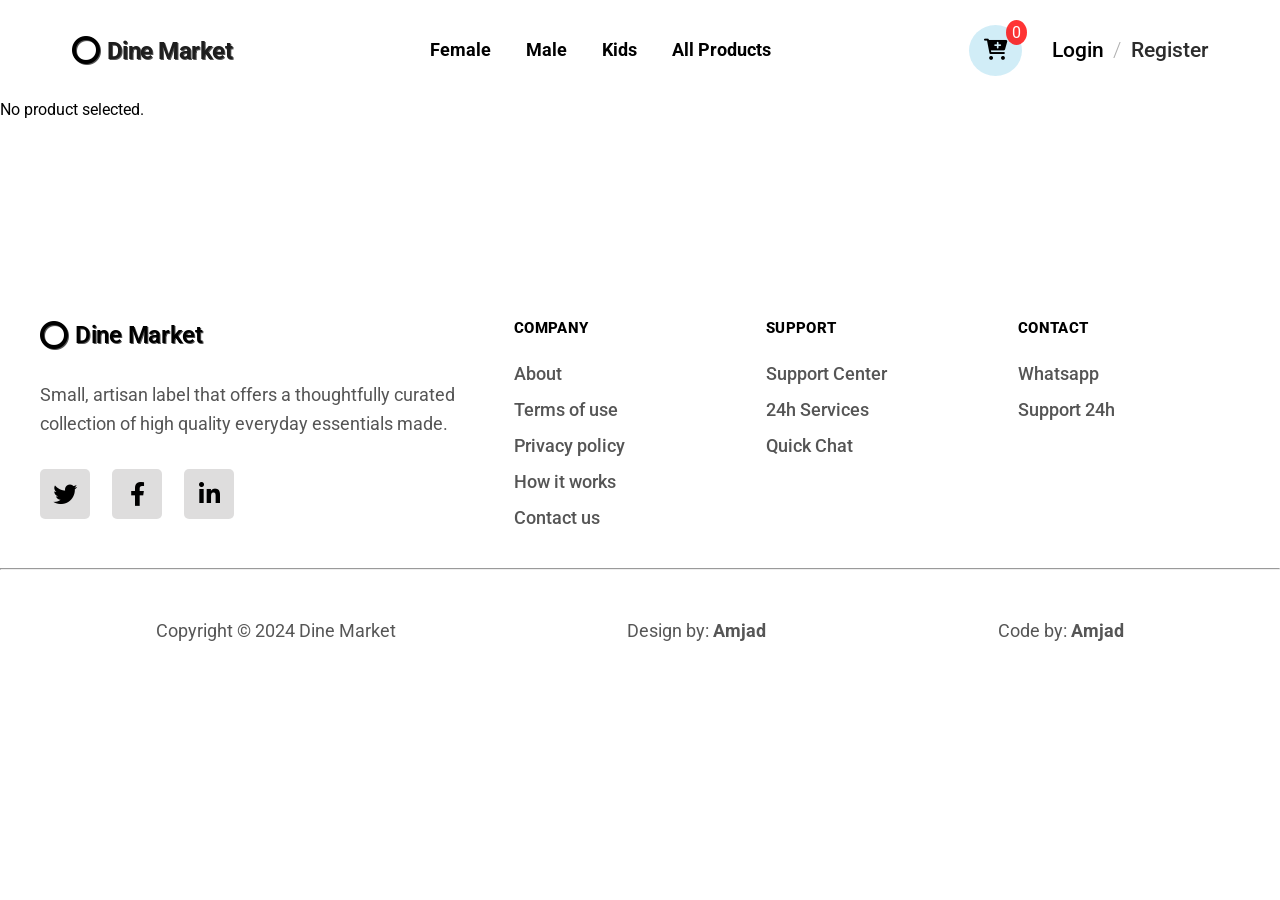
<file: pages/detail.html>
<!DOCTYPE html>
<html lang="en">
<head>
    <meta charset="UTF-8">
    <meta name="viewport" content="width=device-width, initial-scale=1.0">
    <title>Dine Market</title>
     <link rel="stylesheet" href="https://cdnjs.cloudflare.com/ajax/libs/font-awesome/6.0.0-beta3/css/all.min.css" />
    <link rel="stylesheet" href="../css/global.css">
    <link rel="stylesheet" href="../css/category.css">

</head>
<body>
       <!-- ====== NAVBAR ====== -->
    <section class="navabr-section">
        <nav class="navbar" role="navigation" aria-label="Main navigation">

            <!-- Logo -->
            <div class="brand">
                <i class="fa-solid fa-o"></i>
                Dine Market
            </div>

            <!-- Nav Links -->
            <ul class="nav-links" id="navLinks">
                 <li><a href="https://shahzeb346.github.io/E-commerce-exatech/pages/female.html">Female</a></li>
                <li><a href="https://shahzeb346.github.io/E-commerce-exatech/pages/male.html">Male </a></li>
                <li><a href="https://shahzeb346.github.io/E-commerce-exatech/pages/kids.html">Kids </a></li>
                <li><a href="https://shahzeb346.github.io/E-commerce-exatech/pages/products.html">All Products </a></li>
                <!-- Login / Register -->
                <div class="auth auth-menu" style="margin-top: 30px;">
                   <span><a href="https://shahzeb346.github.io/E-commerce-exatech/pages/login.html" style="text-decoration: none; color: black;">Login</a></span>
                    <span class="divider">/</span>
                    <span><a href="https://shahzeb346.github.io/E-commerce-exatech/pages/SignUp.html">Register</a></span>
                </div>
            </ul>

            <div style="display: flex; gap: 30px;">
                <!-- cart icon -->
                <div class="nav-cart" id="cart-button">
                    <i class="fa-solid fa-cart-plus"></i>
                    <span>0</span>
                </div>

                <!-- Login / Register -->
                <div class="auth">
                    <span><a href="/pages/login.html" style="text-decoration: none; color: black;">Login</a></span>
                    <span class="divider">/</span>
                    <span>Register</span>
                </div>
            </div>

            <!-- Mobile menu button -->
            <button class="hamburger" id="hamburger" aria-label="Toggle navigation menu" aria-expanded="false">
                <span></span>
                <span></span>
                <span></span>
            </button>



        </nav>
        <div class="cart-details" id="cart-details">
            <div class="top-cart-details">
                <h1>Your Cart</h1>
                <i class="fa-solid fa-x" id="cart-close"></i>
            </div>
            <div class="carts-product">
                <p>Your cart is empty</p>
            </div>
        </div>
    </section>
    
    <!-- female card section -->
    <section class="product-detail">
        
    </section>


    <!-- ====== FOOTER ====== -->
    <footer class="footer" style="margin-top: 200px;">
        <div class="footer-container">

            <!-- Brand -->
            <div class="footer-brand">
                <h2 class="brand-name brand"><i class="fa-solid fa-o"></i> Dine Market</h2>
                <p class="brand-desc">
                    Small, artisan label that offers a thoughtfully
                    curated collection of high quality everyday essentials
                    made.
                </p>
                <div class="brand-icons">
                    <a href="#"><i class="fa-brands fa-twitter"></i></a>
                    <a href="#"><i class="fa-brands fa-facebook-f"></i></a>
                    <a href="#"><i class="fa-brands fa-linkedin-in"></i></a>
                </div>
            </div>

            <!-- Company -->
            <div class="footer-col">
                <h3 class="col-title">Company</h3>
                <ul class="col-links">
                    <li><a href="/pages/about.html">About</a></li>
                    <li><a href="#">Terms of use</a></li>
                    <li><a href="#">Privacy policy</a></li>
                    <li><a href="#">How it works</a></li>
                    <li><a href="/pages/contact.html">Contact us</a></li>
                </ul>
            </div>

            <!-- Support -->
            <div class="footer-col">
                <h3 class="col-title">Support</h3>
                <ul class="col-links">
                    <li><a href="#">Support Center</a></li>
                    <li><a href="#">24h Services</a></li>
                    <li><a href="#">Quick Chat</a></li>
                </ul>
            </div>

            <!-- Contact -->
            <div class="footer-col">
                <h3 class="col-title">Contact</h3>
                <ul class="col-links">
                    <li><a href="#">Whatsapp</a></li>
                    <li><a href="#">Support 24h</a></li>
                </ul>
            </div>

        </div>
    </footer>
    <hr>

    <!-- copyright -->
    <div class="copyright">
        <p>Copyright © 2024 Dine Market</p>
        <p>Design by: <b>Amjad</b></p>
        <p>Code by: <b>Amjad</b></p>
    </div>

    <script src="../js/script.js"></script>
    <script src="../js/detail.js"></script>
</body>
</html>
</file>
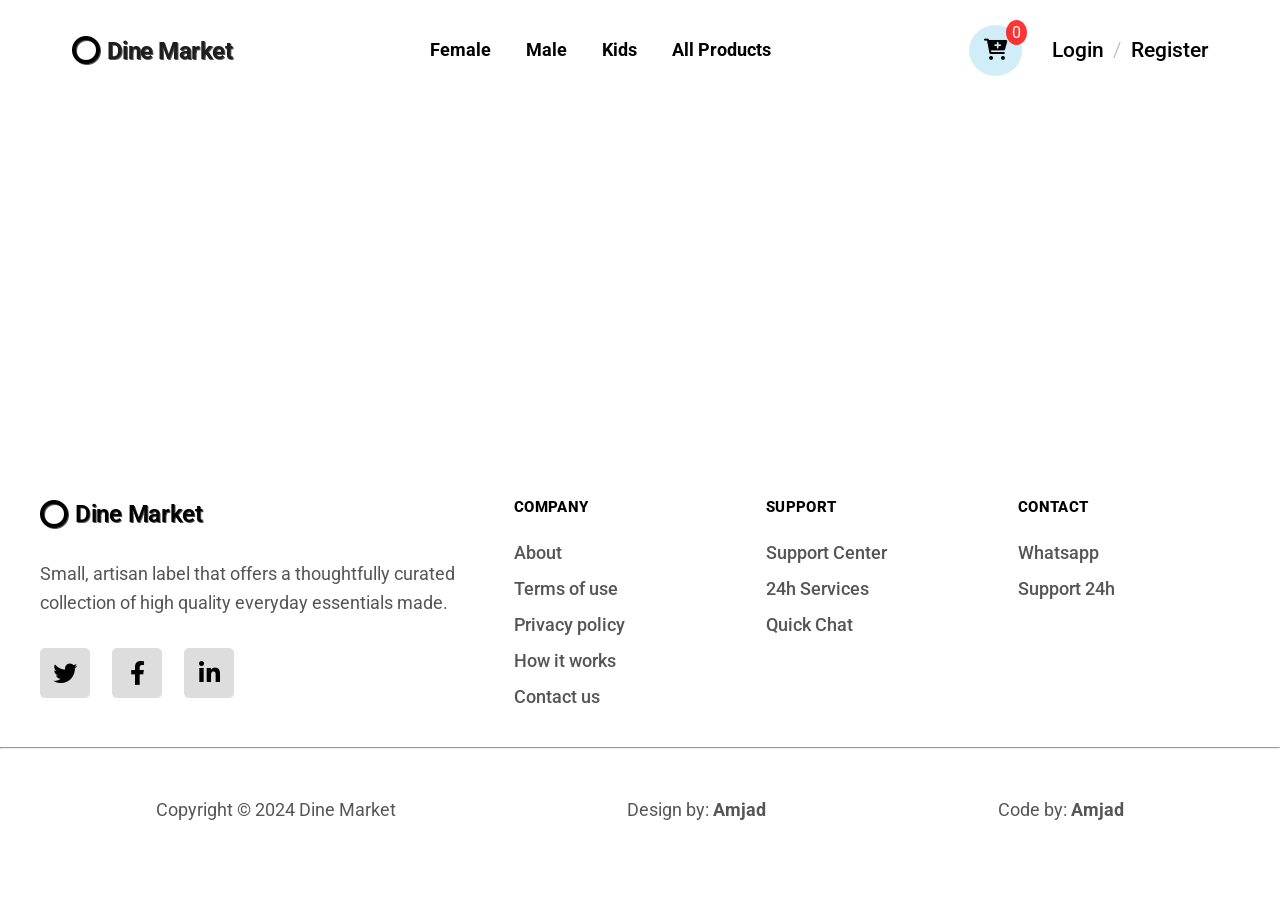
<file: pages/female.html>
<!DOCTYPE html>
<html lang="en">
<head>
    <meta charset="UTF-8">
    <meta name="viewport" content="width=device-width, initial-scale=1.0">
    <title>Dine Market</title>
     <link rel="stylesheet" href="https://cdnjs.cloudflare.com/ajax/libs/font-awesome/6.0.0-beta3/css/all.min.css" />
    <link rel="stylesheet" href="../css/global.css">
    <link rel="stylesheet" href="../css/category.css">

</head>
<body>
       <!-- ====== NAVBAR ====== -->
    <section class="navabr-section">
        <nav class="navbar" role="navigation" aria-label="Main navigation">

            <!-- Logo -->
            <div class="brand">
                <i class="fa-solid fa-o"></i>
                Dine Market
            </div>

            <!-- Nav Links -->
            <ul class="nav-links" id="navLinks">
               <li><a href="https://shahzeb346.github.io/E-commerce-exatech/pages/female.html">Female</a></li>
                <li><a href="https://shahzeb346.github.io/E-commerce-exatech/pages/male.html">Male </a></li>
                <li><a href="https://shahzeb346.github.io/E-commerce-exatech/pages/kids.html">Kids </a></li>
                <li><a href="https://shahzeb346.github.io/E-commerce-exatech/pages/products.html">All Products </a></li>
                <!-- Login / Register -->
                <div class="auth auth-menu" style="margin-top: 30px;">
                    <span><a href="https://shahzeb346.github.io/E-commerce-exatech/pages/login.html" style="text-decoration: none; color: black;">Login</a></span>
                    <span class="divider">/</span>
                    <span><a href="https://shahzeb346.github.io/E-commerce-exatech/pages/SignUp.html">Register</a></span>
                </div>
            </ul>

            <div style="display: flex; gap: 30px;">
                <!-- cart icon -->
                <div class="nav-cart" id="cart-button">
                    <i class="fa-solid fa-cart-plus"></i>
                    <span>0</span>
                </div>

                <!-- Login / Register -->
                <div class="auth">
                    <span><a href="/pages/login.html" style="text-decoration: none; color: black;">Login</a></span>
                    <span class="divider">/</span>
                    <span><a href="/pages/SignUp.html">Register </a></span>
                </div>
            </div>

            <!-- Mobile menu button -->
            <button class="hamburger" id="hamburger" aria-label="Toggle navigation menu" aria-expanded="false">
                <span></span>
                <span></span>
                <span></span>
            </button>



        </nav>
        <div class="cart-details" id="cart-details">
            <div class="top-cart-details">
                <h1>Your Cart</h1>
                <i class="fa-solid fa-x" id="cart-close"></i>
            </div>
            <div class="carts-product">
                <p>Your cart is empty</p>
            </div>
        </div>
    </section>
    <!-- female card section -->
    <section class="content-card">
        
    </section>

    <!-- ====== FOOTER ====== -->
    <footer class="footer" style="margin-top: 200px;">
        <div class="footer-container">

            <!-- Brand -->
            <div class="footer-brand">
                <h2 class="brand-name brand"><i class="fa-solid fa-o"></i> Dine Market</h2>
                <p class="brand-desc">
                    Small, artisan label that offers a thoughtfully
                    curated collection of high quality everyday essentials
                    made.
                </p>
                <div class="brand-icons">
                    <a href="#"><i class="fa-brands fa-twitter"></i></a>
                    <a href="#"><i class="fa-brands fa-facebook-f"></i></a>
                    <a href="#"><i class="fa-brands fa-linkedin-in"></i></a>
                </div>
            </div>

            <!-- Company -->
            <div class="footer-col">
                <h3 class="col-title">Company</h3>
                <ul class="col-links">
                    <li><a href="/pages/about.html">About</a></li>
                    <li><a href="#">Terms of use</a></li>
                    <li><a href="#">Privacy policy</a></li>
                    <li><a href="#">How it works</a></li>
                    <li><a href="/pages/contact.html">Contact us</a></li>
                </ul>
            </div>

            <!-- Support -->
            <div class="footer-col">
                <h3 class="col-title">Support</h3>
                <ul class="col-links">
                    <li><a href="#">Support Center</a></li>
                    <li><a href="#">24h Services</a></li>
                    <li><a href="#">Quick Chat</a></li>
                </ul>
            </div>

            <!-- Contact -->
            <div class="footer-col">
                <h3 class="col-title">Contact</h3>
                <ul class="col-links">
                    <li><a href="#">Whatsapp</a></li>
                    <li><a href="#">Support 24h</a></li>
                </ul>
            </div>

        </div>
    </footer>
    <hr>

    <!-- copyright -->
    <div class="copyright">
        <p>Copyright © 2024 Dine Market</p>
        <p>Design by: <b>Amjad</b></p>
        <p>Code by: <b>Amjad</b></p>
    </div>


    <script src="../js/script.js"></script>
    <script src="../js/female.js"></script>
</body>
</html>
</file>
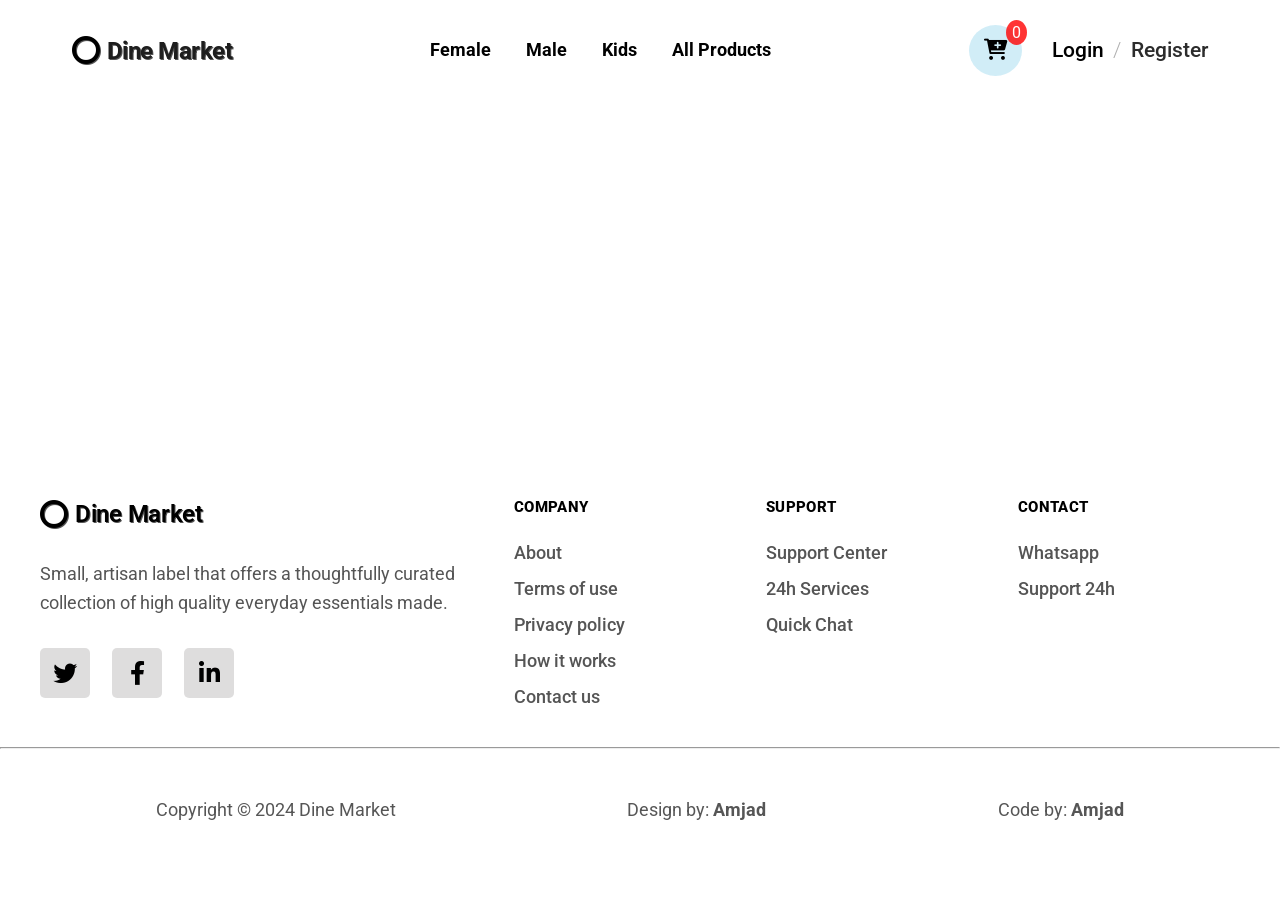
<file: pages/kids.html>
<!DOCTYPE html>
<html lang="en">
<head>
    <meta charset="UTF-8">
    <meta name="viewport" content="width=device-width, initial-scale=1.0">
    <title>Dine Market</title>
     <link rel="stylesheet" href="https://cdnjs.cloudflare.com/ajax/libs/font-awesome/6.0.0-beta3/css/all.min.css" />
    <link rel="stylesheet" href="../css/global.css">
    <link rel="stylesheet" href="../css/category.css">

</head>
<body>
       <!-- ====== NAVBAR ====== -->
    <section class="navabr-section">
        <nav class="navbar" role="navigation" aria-label="Main navigation">

            <!-- Logo -->
            <div class="brand">
                <i class="fa-solid fa-o"></i>
                Dine Market
            </div>

            <!-- Nav Links -->
            <ul class="nav-links" id="navLinks">
               <li><a href="https://shahzeb346.github.io/E-commerce-exatech/pages/female.html">Female</a></li>
                <li><a href="https://shahzeb346.github.io/E-commerce-exatech/pages/male.html">Male </a></li>
                <li><a href="https://shahzeb346.github.io/E-commerce-exatech/pages/kids.html">Kids </a></li>
                <li><a href="https://shahzeb346.github.io/E-commerce-exatech/pages/products.html">All Products </a></li>
                <!-- Login / Register -->
                <div class="auth auth-menu" style="margin-top: 30px;">
                    <span><a href="https://shahzeb346.github.io/E-commerce-exatech/pages/login.html" style="text-decoration: none; color: black;">Login</a></span>
                    <span class="divider">/</span>
                    <span><a href="https://shahzeb346.github.io/E-commerce-exatech/pages/SignUp.html">Register</a></span>
                </div>
            </ul>

            <div style="display: flex; gap: 30px;">
                <!-- cart icon -->
                <div class="nav-cart" id="cart-button">
                    <i class="fa-solid fa-cart-plus"></i>
                    <span>0</span>
                </div>

                <!-- Login / Register -->
                <div class="auth">
                    <span><a href="/pages/login.html" style="text-decoration: none; color: black;">Login</a></span>
                    <span class="divider">/</span>
                    <span>Register</span>
                </div>
            </div>

            <!-- Mobile menu button -->
            <button class="hamburger" id="hamburger" aria-label="Toggle navigation menu" aria-expanded="false">
                <span></span>
                <span></span>
                <span></span>
            </button>



        </nav>
        <div class="cart-details" id="cart-details">
            <div class="top-cart-details">
                <h1>Your Cart</h1>
                <i class="fa-solid fa-x" id="cart-close"></i>
            </div>
            <div class="carts-product">
                <p>Your cart is empty</p>
            </div>
        </div>
    </section>
    <!-- female card section -->
    <section class="content-card">
        
    </section>

    <!-- ====== FOOTER ====== -->
    <footer class="footer" style="margin-top: 200px;">
        <div class="footer-container">

            <!-- Brand -->
            <div class="footer-brand">
                <h2 class="brand-name brand"><i class="fa-solid fa-o"></i> Dine Market</h2>
                <p class="brand-desc">
                    Small, artisan label that offers a thoughtfully
                    curated collection of high quality everyday essentials
                    made.
                </p>
                <div class="brand-icons">
                    <a href="#"><i class="fa-brands fa-twitter"></i></a>
                    <a href="#"><i class="fa-brands fa-facebook-f"></i></a>
                    <a href="#"><i class="fa-brands fa-linkedin-in"></i></a>
                </div>
            </div>

            <!-- Company -->
            <div class="footer-col">
                <h3 class="col-title">Company</h3>
                <ul class="col-links">
                    <li><a href="/pages/about.html">About</a></li>
                    <li><a href="#">Terms of use</a></li>
                    <li><a href="#">Privacy policy</a></li>
                    <li><a href="#">How it works</a></li>
                    <li><a href="/pages/contact.html">Contact us</a></li>
                </ul>
            </div>

            <!-- Support -->
            <div class="footer-col">
                <h3 class="col-title">Support</h3>
                <ul class="col-links">
                    <li><a href="#">Support Center</a></li>
                    <li><a href="#">24h Services</a></li>
                    <li><a href="#">Quick Chat</a></li>
                </ul>
            </div>

            <!-- Contact -->
            <div class="footer-col">
                <h3 class="col-title">Contact</h3>
                <ul class="col-links">
                    <li><a href="#">Whatsapp</a></li>
                    <li><a href="#">Support 24h</a></li>
                </ul>
            </div>

        </div>
    </footer>
    <hr>

    <!-- copyright -->
    <div class="copyright">
        <p>Copyright © 2024 Dine Market</p>
        <p>Design by: <b>Amjad</b></p>
        <p>Code by: <b>Amjad</b></p>
    </div>
    
    <script src="../js/script.js"></script>
    <script src="../js/kids.js"></script>
</body>
</html>
</file>
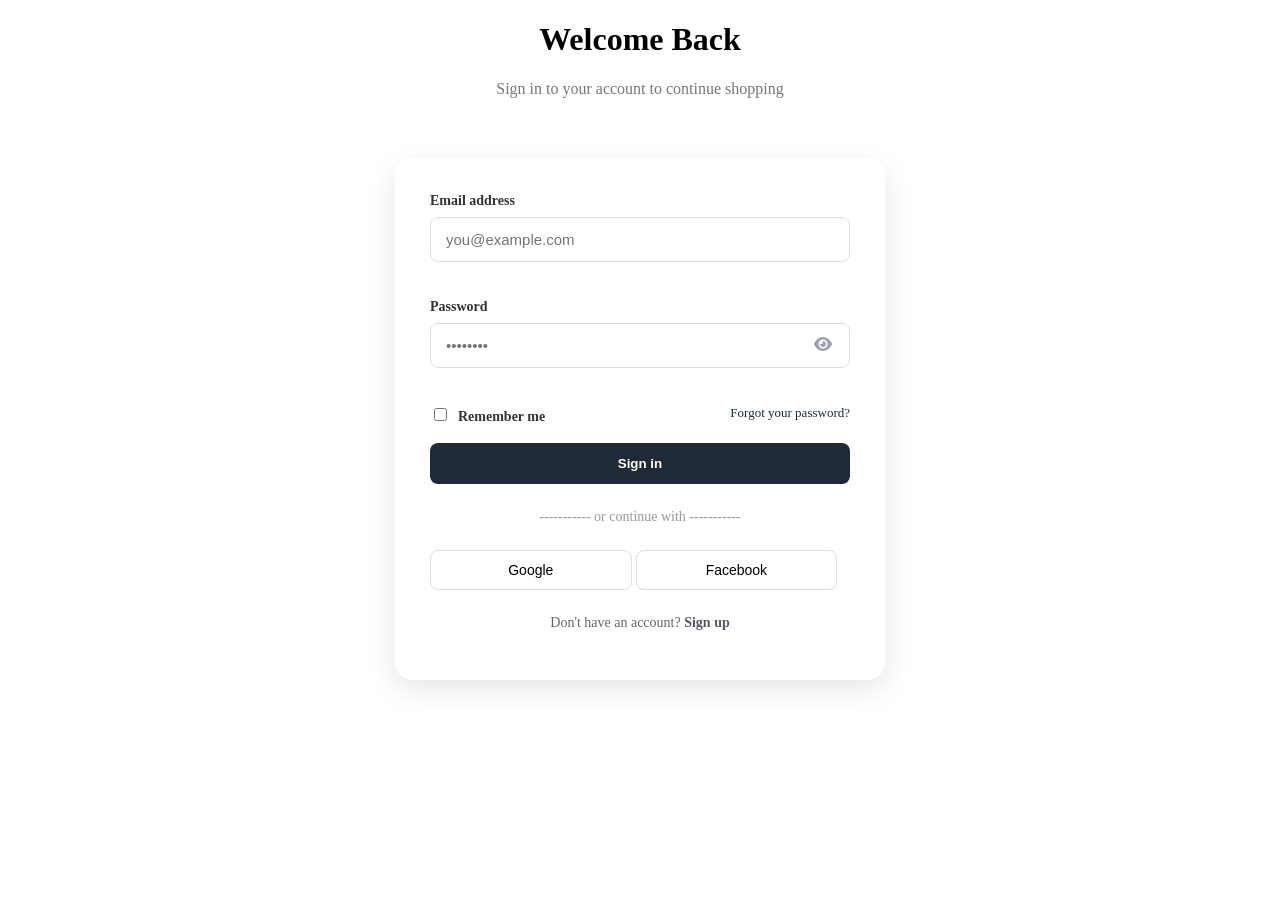
<file: pages/login.html>
<!DOCTYPE html>
<html lang="en">
<head>
    <meta charset="UTF-8">
    <meta name="viewport" content="width=device-width, initial-scale=1.0">
    <title>login page</title>
    <link rel="stylesheet" href="../css/login.css">
    <link rel="stylesheet"
      href="https://cdnjs.cloudflare.com/ajax/libs/font-awesome/6.0.0-beta3/css/all.min.css">
      
</head>

<body>
   <div class="login-hedr">
 <h1>Welcome Back</h1>
  <p class="login-subtitle">Sign in to your account to continue shopping</p>
</div>

   <form class="login-form" id="loginForm">

    <!-- Email -->
    <label for="email">Email address</label>

    <input
        type="email"
        name="email"
        id="email"
        placeholder="you@example.com"
    >

    <span class="error-message" id="emailError"></span>


    <!-- Password -->
    <label for="password">Password</label>

    <div class="password-wrapper">

        <input
            type="password"
            id="password"
            name="password"
            placeholder="••••••••"
        >

        <button
            type="button"
            id="togglePassword"
            class="password-toggle"
        >
            <i class="fa-solid fa-eye"></i>
        </button>

    </div>

    <span class="error-message" id="passwordError"></span>


    <!-- Remember -->
    <div class="remember">

        <input type="checkbox" id="remember">

        <label for="remember">
            Remember me
        </label>

        <a href="#" class="forgot-password">
            Forgot your password?
        </a>

    </div>


    <br>


    <!-- Sign in -->
    <button type="submit" class="signin-btn">
        Sign in
    </button>


    <!-- OR -->
    <p class="or">
        ----------- or continue with -----------
    </p>


    <!-- Social buttons -->
    <button type="button" class="social-btn">
        Google
    </button>

    <button type="button" class="social-btn">
        Facebook
    </button>


    <!-- Signup -->
    <p class="signup">
        Don't have an account?
        <a href="/pages/SignUp.html">Sign up</a>
    </p>

</form>

<script>
    const password = document.getElementById("password");
    const togglePassword = document.getElementById("togglePassword");

    togglePassword.addEventListener("click", function () {

        if (password.type === "password") {
            password.type = "text";

            this.innerHTML = '<i class="fa-solid fa-eye-slash"></i>';
        } else {
            password.type = "password";

            this.innerHTML = '<i class="fa-solid fa-eye"></i>';
        }

    });

    
  /*========this is the message show Email require and password is requies==========*/
const loginForm = document.getElementById("loginForm");

loginForm.addEventListener("submit", function (e) {

    e.preventDefault();

    const email = document.getElementById("email");
    const password = document.getElementById("password");

    const emailError = document.getElementById("emailError");
    const passwordError = document.getElementById("passwordError");

    // Clear previous errors
    emailError.textContent = "";
    passwordError.textContent = "";

    email.classList.remove("error");
    password.classList.remove("error");

    let isValid = true;

    // Email validation
    if (email.value.trim() === "") {
        emailError.textContent = "Email is required";
        email.classList.add("error");
        isValid = false;
    }

    // Password validation
    if (password.value.trim() === "") {
        passwordError.textContent = "Password is required";
        password.classList.add("error");
        isValid = false;
    }

    // If everything is valid
    if (isValid) {
        console.log("Login successful");
        
        // Later you can send the data to your backend here
    }
});

</script>
</body>
</html>
</file>
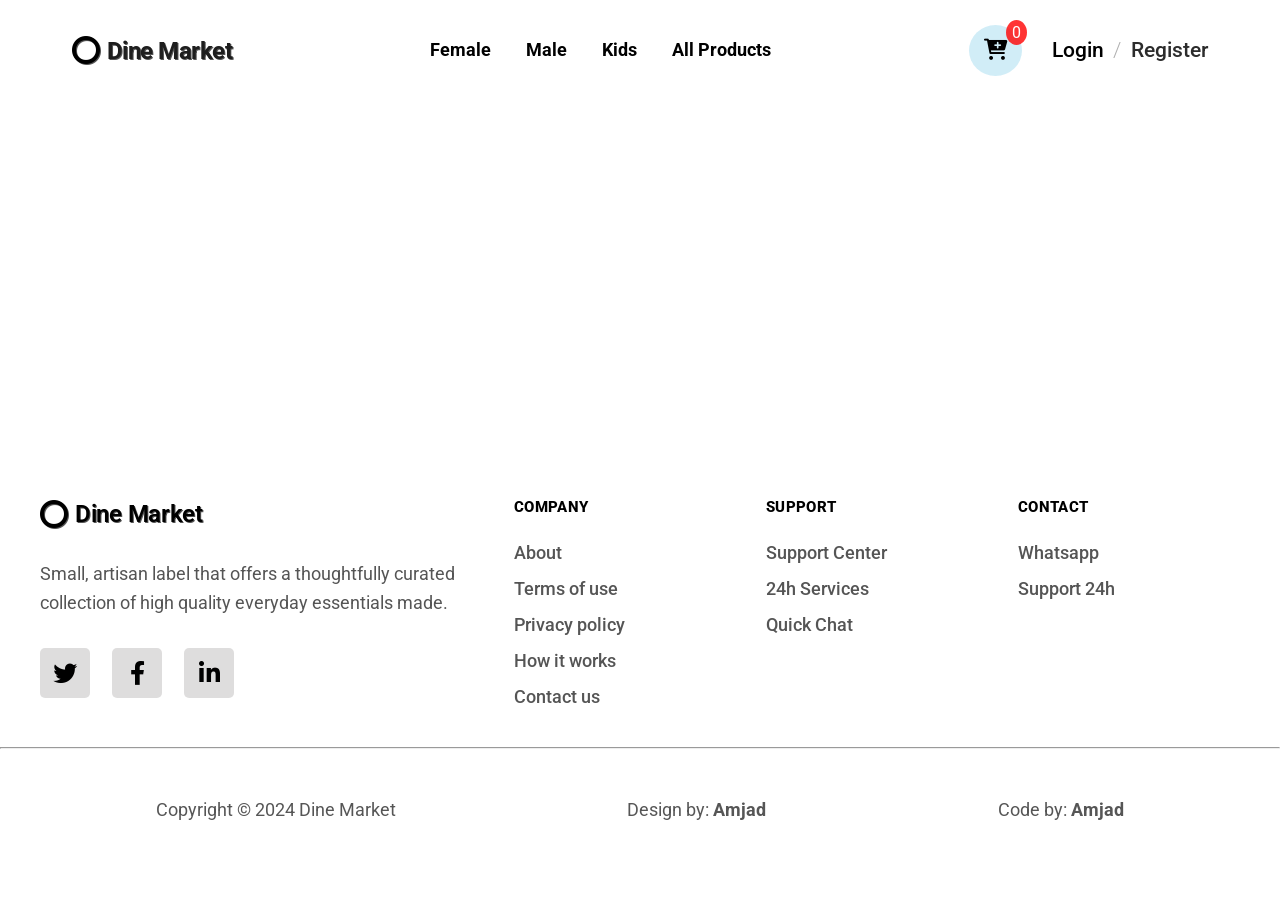
<file: pages/male.html>
<!DOCTYPE html>
<html lang="en">
<head>
    <meta charset="UTF-8">
    <meta name="viewport" content="width=device-width, initial-scale=1.0">
    <title>Dine Market</title>
     <link rel="stylesheet" href="https://cdnjs.cloudflare.com/ajax/libs/font-awesome/6.0.0-beta3/css/all.min.css" />
    <link rel="stylesheet" href="../css/global.css">
    <link rel="stylesheet" href="../css/category.css">

</head>
<body>
       <!-- ====== NAVBAR ====== -->
    <section class="navabr-section">
        <nav class="navbar" role="navigation" aria-label="Main navigation">

            <!-- Logo -->
            <div class="brand">
                <i class="fa-solid fa-o"></i>
                Dine Market
            </div>

            <!-- Nav Links -->
            <ul class="nav-links" id="navLinks">
                 <li><a href="https://shahzeb346.github.io/E-commerce-exatech/pages/female.html">Female</a></li>
                <li><a href="https://shahzeb346.github.io/E-commerce-exatech/pages/male.html">Male </a></li>
                <li><a href="https://shahzeb346.github.io/E-commerce-exatech/pages/kids.html">Kids </a></li>
                <li><a href="https://shahzeb346.github.io/E-commerce-exatech/pages/products.html">All Products </a></li>
                <!-- Login / Register -->
                <div class="auth auth-menu" style="margin-top: 30px;">
                    <span><a href="https://shahzeb346.github.io/E-commerce-exatech/pages/login.html" style="text-decoration: none; color: black;">Login</a></span>
                    <span class="divider">/</span>
                    <span><a href="https://shahzeb346.github.io/E-commerce-exatech/pages/SignUp.html">Register</a></span>
                </div>
            </ul>

            <div style="display: flex; gap: 30px;">
                <!-- cart icon -->
                <div class="nav-cart" id="cart-button">
                    <i class="fa-solid fa-cart-plus"></i>
                    <span>0</span>
                </div>

                <!-- Login / Register -->
                <div class="auth">
                    <span><a href="/pages/login.html" style="text-decoration: none; color: black;">Login</a></span>
                    <span class="divider">/</span>
                    <span>Register</span>
                </div>
            </div>

            <!-- Mobile menu button -->
            <button class="hamburger" id="hamburger" aria-label="Toggle navigation menu" aria-expanded="false">
                <span></span>
                <span></span>
                <span></span>
            </button>



        </nav>
        <div class="cart-details" id="cart-details">
            <div class="top-cart-details">
                <h1>Your Cart</h1>
                <i class="fa-solid fa-x" id="cart-close"></i>
            </div>
            <div class="carts-product">
                <p>Your cart is empty</p>
            </div>
        </div>
    </section>
    <!-- female card section -->
    <section class="content-card">
    
    </section>

    <!-- ====== FOOTER ====== -->
    <footer class="footer" style="margin-top: 200px;">
        <div class="footer-container">

            <!-- Brand -->
            <div class="footer-brand">
                <h2 class="brand-name brand"><i class="fa-solid fa-o"></i> Dine Market</h2>
                <p class="brand-desc">
                    Small, artisan label that offers a thoughtfully
                    curated collection of high quality everyday essentials
                    made.
                </p>
                <div class="brand-icons">
                    <a href="#"><i class="fa-brands fa-twitter"></i></a>
                    <a href="#"><i class="fa-brands fa-facebook-f"></i></a>
                    <a href="#"><i class="fa-brands fa-linkedin-in"></i></a>
                </div>
            </div>

            <!-- Company -->
            <div class="footer-col">
                <h3 class="col-title">Company</h3>
                <ul class="col-links">
                    <li><a href="/pages/about.html">About</a></li>
                    <li><a href="#">Terms of use</a></li>
                    <li><a href="#">Privacy policy</a></li>
                    <li><a href="#">How it works</a></li>
                    <li><a href="/pages/contact.html">Contact us</a></li>
                </ul>
            </div>

            <!-- Support -->
            <div class="footer-col">
                <h3 class="col-title">Support</h3>
                <ul class="col-links">
                    <li><a href="#">Support Center</a></li>
                    <li><a href="#">24h Services</a></li>
                    <li><a href="#">Quick Chat</a></li>
                </ul>
            </div>

            <!-- Contact -->
            <div class="footer-col">
                <h3 class="col-title">Contact</h3>
                <ul class="col-links">
                    <li><a href="#">Whatsapp</a></li>
                    <li><a href="#">Support 24h</a></li>
                </ul>
            </div>

        </div>
    </footer>
    <hr>

    <!-- copyright -->
    <div class="copyright">
        <p>Copyright © 2024 Dine Market</p>
        <p>Design by: <b>Amjad</b></p>
        <p>Code by: <b>Amjad</b></p>
    </div>
    
    <script src="../js/script.js"></script>
    <script src="../js/male.js"></script>
</body>
</html>
</file>
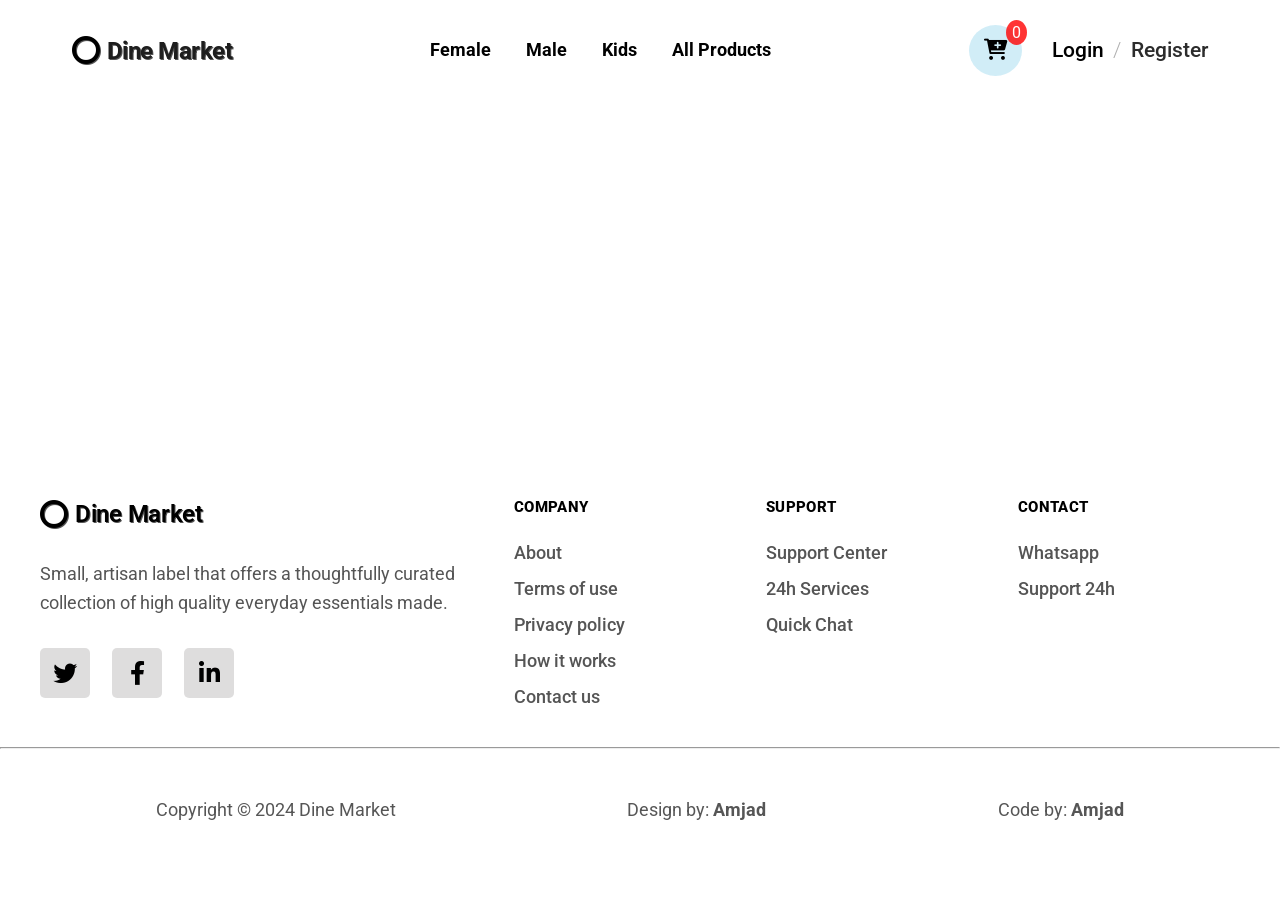
<file: pages/products.html>
<!DOCTYPE html>
<html lang="en">
<head>
    <meta charset="UTF-8">
    <meta name="viewport" content="width=device-width, initial-scale=1.0">
    <title>Dine Market</title>
     <link rel="stylesheet" href="https://cdnjs.cloudflare.com/ajax/libs/font-awesome/6.0.0-beta3/css/all.min.css" />
    <link rel="stylesheet" href="../css/global.css">
    <link rel="stylesheet" href="../css/category.css">

</head>
<body>
        <!-- ====== NAVBAR ====== -->
    <section class="navabr-section">
        <nav class="navbar" role="navigation" aria-label="Main navigation">

            <!-- Logo -->
            <div class="brand">
                <i class="fa-solid fa-o"></i>
                Dine Market
            </div>

            <!-- Nav Links -->
            <ul class="nav-links" id="navLinks">
             <li><a href="https://shahzeb346.github.io/E-commerce-exatech/pages/female.html">Female</a></li>
                <li><a href="https://shahzeb346.github.io/E-commerce-exatech/pages/male.html">Male </a></li>
                <li><a href="https://shahzeb346.github.io/E-commerce-exatech/pages/kids.html">Kids </a></li>
                <li><a href="https://shahzeb346.github.io/E-commerce-exatech/pages/products.html">All Products </a></li>
                <!-- Login / Register -->
                <div class="auth auth-menu" style="margin-top: 30px;">
                   <span><a href="https://shahzeb346.github.io/E-commerce-exatech/pages/login.html" style="text-decoration: none; color: black;">Login</a></span>
                    <span class="divider">/</span>
                    <span><a href="https://shahzeb346.github.io/E-commerce-exatech/pages/SignUp.html">Register</a></span>
                </div>
            </ul>

            <div style="display: flex; gap: 30px;">
                <!-- cart icon -->
                <div class="nav-cart" id="cart-button">
                    <i class="fa-solid fa-cart-plus"></i>
                    <span>0</span>
                </div>

                <!-- Login / Register -->
                <div class="auth">
                    <span><a href="/pages/login.html" style="text-decoration: none; color: black;">Login</a></span>
                    <span class="divider">/</span>
                    <span>Register</span>
                </div>
            </div>

            <!-- Mobile menu button -->
            <button class="hamburger" id="hamburger" aria-label="Toggle navigation menu" aria-expanded="false">
                <span></span>
                <span></span>
                <span></span>
            </button>



        </nav>
        <div class="cart-details" id="cart-details">
            <div class="top-cart-details">
                <h1>Your Cart</h1>
                <i class="fa-solid fa-x" id="cart-close"></i>
            </div>
            <div class="carts-product">
                <p>Your cart is empty</p>
            </div>
        </div>
    </section>
    <!-- female card section -->
    <section class="content-card">
    
    </section>

    <!-- ====== FOOTER ====== -->
    <footer class="footer" style="margin-top: 200px;">
        <div class="footer-container">

            <!-- Brand -->
            <div class="footer-brand">
                <h2 class="brand-name brand"><i class="fa-solid fa-o"></i> Dine Market</h2>
                <p class="brand-desc">
                    Small, artisan label that offers a thoughtfully
                    curated collection of high quality everyday essentials
                    made.
                </p>
                <div class="brand-icons">
                    <a href="#"><i class="fa-brands fa-twitter"></i></a>
                    <a href="#"><i class="fa-brands fa-facebook-f"></i></a>
                    <a href="#"><i class="fa-brands fa-linkedin-in"></i></a>
                </div>
            </div>

            <!-- Company -->
            <div class="footer-col">
                <h3 class="col-title">Company</h3>
                <ul class="col-links">
                    <li><a href="/pages/about.html">About</a></li>
                    <li><a href="#">Terms of use</a></li>
                    <li><a href="#">Privacy policy</a></li>
                    <li><a href="#">How it works</a></li>
                    <li><a href="/pages/contact.html">Contact us</a></li>
                </ul>
            </div>

            <!-- Support -->
            <div class="footer-col">
                <h3 class="col-title">Support</h3>
                <ul class="col-links">
                    <li><a href="#">Support Center</a></li>
                    <li><a href="#">24h Services</a></li>
                    <li><a href="#">Quick Chat</a></li>
                </ul>
            </div>

            <!-- Contact -->
            <div class="footer-col">
                <h3 class="col-title">Contact</h3>
                <ul class="col-links">
                    <li><a href="#">Whatsapp</a></li>
                    <li><a href="#">Support 24h</a></li>
                </ul>
            </div>

        </div>
    </footer>
    <hr>

    <!-- copyright -->
    <div class="copyright">
        <p>Copyright © 2024 Dine Market</p>
        <p>Design by: <b>Amjad</b></p>
        <p>Code by: <b>Amjad</b></p>
    </div>
    
    <script src="../js/script.js"></script>
    <script src="../js/allproducts.js"></script>
</body>
</html>
</file>
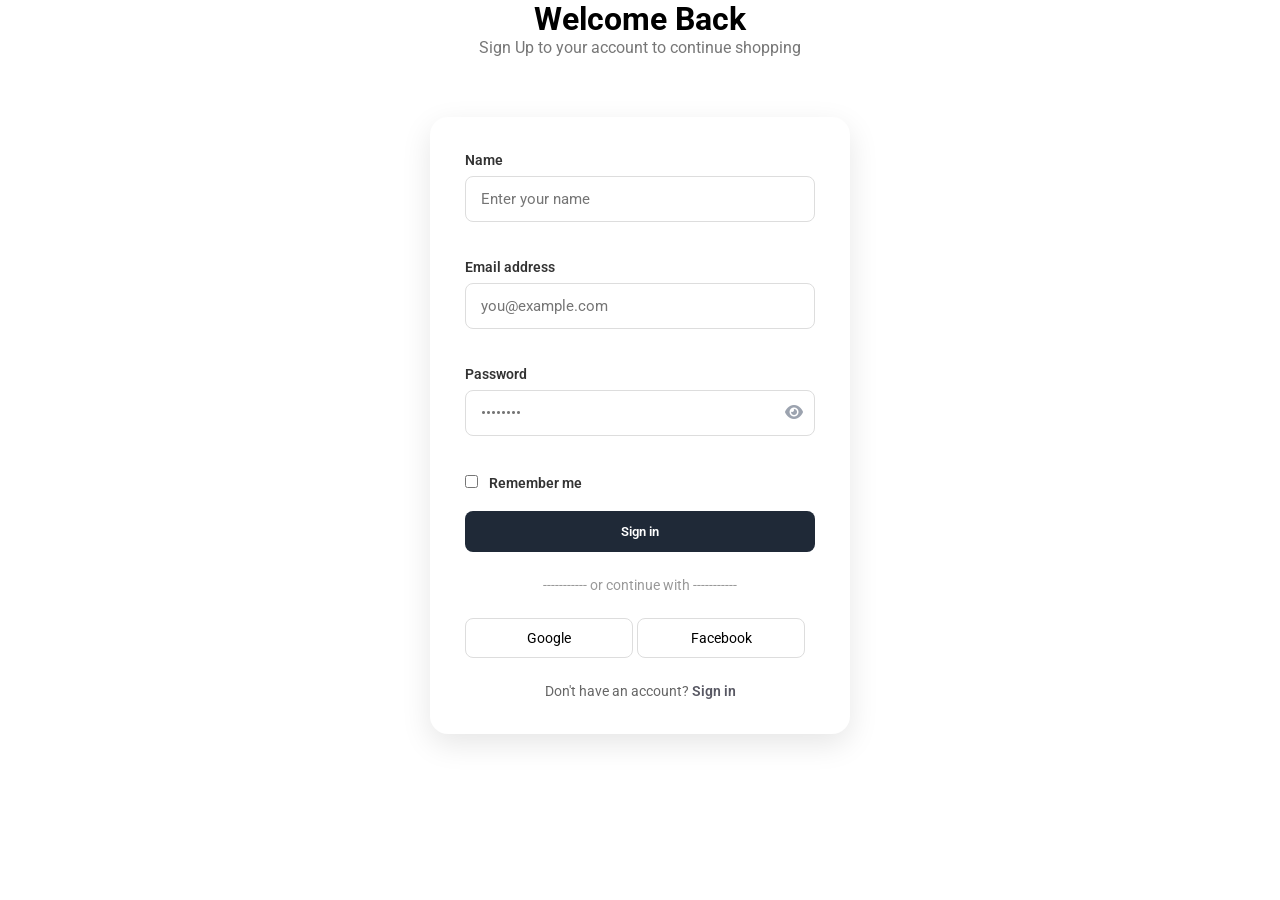
<file: pages/SignUp.html>
<!DOCTYPE html>
<html lang="en">
<head>
    <meta charset="UTF-8">
    <meta name="viewport" content="width=device-width, initial-scale=1.0">
    <title>Signup Page</title>
    <link rel="stylesheet" href="../css/login.css">
    <link rel="stylesheet" href="../css/global.css">
    <link rel="stylesheet" href="https://cdnjs.cloudflare.com/ajax/libs/font-awesome/6.0.0-beta3/css/all.min.css" />
</head>
<body>
        <div class="login-hedr">
 <h1>Welcome Back</h1>
  <p class="login-subtitle">Sign Up to your account to continue shopping</p>
</div>

   <form class="login-form" id="loginForm">

    <!-- ======= Name =========== -->
     <label for="name">Name</label>
     <input 
     type="text" 
     name="name" 
     id="name"
     placeholder="Enter your name">
     <span class="error-message" id="nameError"></span>

    <!-- Email -->
    <label for="email">Email address</label>

    <input
        type="email"
        name="email"
        id="email"
        placeholder="you@example.com"
    >

    <span class="error-message" id="emailError"></span>


    <!-- Password -->
    <label for="password">Password</label>

    <div class="password-wrapper">

        <input
            type="password"
            id="password"
            name="password"
            placeholder="••••••••"
        >

        <button
            type="button"
            id="togglePassword"
            class="password-toggle"
        >
            <i class="fa-solid fa-eye"></i>
        </button>

    </div>

    <span class="error-message" id="passwordError"></span>


    <!-- Remember -->
    <div class="remember">

        <input type="checkbox" id="remember">

        <label for="remember">
            Remember me
        </label>


    </div>


    <br>


    <!-- Sign in -->
    <button type="submit" class="signin-btn">
        Sign in
    </button>


    <!-- OR -->
    <p class="or">
        ----------- or continue with -----------
    </p>


    <!-- Social buttons -->
    <button type="button" class="social-btn">
        Google
    </button>

    <button type="button" class="social-btn">
        Facebook
    </button>


    <!-- Signup -->
    <p class="signup">
        Don't have an account?
        <a href="/pages/login.html">Sign in</a>
    </p>

</form>

<script>
    const password = document.getElementById("password");
    const togglePassword = document.getElementById("togglePassword");

    togglePassword.addEventListener("click", function () {

        if (password.type === "password") {
            password.type = "text";

            this.innerHTML = '<i class="fa-solid fa-eye-slash"></i>';
        } else {
            password.type = "password";

            this.innerHTML = '<i class="fa-solid fa-eye"></i>';
        }

    });

    
  /*========this is the message show Email require and password is requies==========*/
const loginForm = document.getElementById("loginForm");

loginForm.addEventListener("submit", function (e) {

    e.preventDefault();

    const name = document.getElementById("name");
    const email = document.getElementById("email");
    const password = document.getElementById("password");
    

    const nameError = document.getElementById("nameError");
    const emailError = document.getElementById("emailError");
    const passwordError = document.getElementById("passwordError");

    // Clear previous errors
    nameError.textContent= "";
    emailError.textContent = "";
    passwordError.textContent = "";

    name.classList.remove("error");
    email.classList.remove("error");
    password.classList.remove("error");

    let isValid = true;

    //Name validation
    if(name.value.trim() === ""){
        nameError.textContent= "Name is required";
        name.classList.add("error");
        isValid = false;
    }

    // Email validation
    if (email.value.trim() === "") {
        emailError.textContent = "Email is required";
        email.classList.add("error");
        isValid = false;
    }

    // Password validation
    if (password.value.trim() === "") {
        passwordError.textContent = "Password is required";
        password.classList.add("error");
        isValid = false;
    }

    // If everything is valid
    if (isValid) {
        console.log("Login successful");
        
        // Later you can send the data to your backend here
    }
});

</script>
</body>
</html>
</file>
<file: css/global.css>
@import url('https://fonts.googleapis.com/css2?family=Roboto:ital,wght@0,100..900;1,100..900&display=swap');

:root {
    --black-color: #000000;
    --white-color: #ffffff;
    --gray-color:  #555;
    --shadow-small: 0 1px 2px 0 rgba(0, 0, 0, 0.05);
    --shadow-medium: 0 4px 6px -1px rgba(0, 0, 0, 0.1),0 2px 4px -2px rgba(0, 0, 0, 0.1);
    --shadow-large: 0 10px 15px -3px rgba(0, 0, 0, 0.1),0 4px 6px -4px rgba(0, 0, 0, 0.1);
}

* {
  font-family: "Roboto", sans-serif;
  font-optical-sizing: auto;
  box-sizing: border-box;
  margin: 0;
  padding: 0;
}

body {
    background: var(--white-color);
    min-height: 100vh;
}

a {
    text-decoration: none;
    color: #000000;
}

a:hover {
    color: #c9a87c;
}

.active {
    color: #c9a87c;
}


 /* navbar sectin  */

 

.navbar {
    max-width: 1200px;
    width: 100%;
    margin: 0 auto;
    padding: 0 2rem;
    background: var(--white-color);
    /* box-shadow: 0 2px 12px rgba(0, 0, 0, 0.06); */
    border-radius: 12px;
    display: flex;
    align-items: center;
    justify-content: space-between;
    height: 100px;
    position: relative;
    transition: all 0.3s ease;
    z-index: 100;
}

.brand {
    display: flex;
    align-items: center;
    gap: 0.4rem;
    font-size: calc(18px + 0.5vw);
    font-weight: 700;
    color: #1e1e1e;
    letter-spacing: -0.5px;
    flex-shrink: 0;
    cursor: default;
    white-space: nowrap;
    text-shadow: 1px 1px var(--gray-color);
}

.brand i {
    color: var(--black-color);
    font-size: 2rem;
}

.nav-links {
    display: flex;
    align-items: center;
    gap: 2.2rem;
    list-style: none;
    font-weight: 700;
    font-size: clamp(0.875rem, 0.8rem + 0.4vw, 3.5rem);
    color: #2c2c2c;
    transition: all 0.3s ease;
}

.nav-links li {
    cursor: pointer;
    padding: 0.3rem 0;
    border-bottom: 2px solid transparent;
    transition: border-color 0.25s ease, color 0.25s ease;

}

.nav-links li:hover {
    color: #c9a96e;
    border-bottom-color: #c9a96e;
}

.nav-links li.active {
    color: var(--gray-color);
    border-bottom-color: var(--gray-color);
}

.nav-cart {
    position: relative;
    background-color: rgba(135, 207, 235, 0.384);
    max-width: fit-content;
    padding: 15px;
    border-radius: 50%;
}

.nav-cart i {
    font-size: 1.3rem;
}

.nav-cart span {
    position: absolute;
    top: -5px;
    right: -5px;
    background-color: rgba(255, 0, 0, 0.795);
    color: var(--white-color);
    padding: 3px 6px;
    border-radius: 50%;
}

        /* ---------- LOGIN / REGISTER ---------- */
.auth {
    display: flex;
    align-items: center;
    gap: 0.6rem;
    font-weight: 500;
    font-size: 1.3rem;
    color: #2c2c2c;
    flex-shrink: 0;
    cursor: default;
}

.auth i {
    color: #c9a96e;
    font-size: 1.1rem;
}

.auth span {
    cursor: pointer;
    transition: color 0.25s ease;
}

.auth span:hover {
    color: #c9a96e;
}

.auth .divider {
    color: #b0b0b0;
    font-weight: 300;
    cursor: default;
}

.auth .divider:hover {
    color: #b0b0b0;
}

.auth-menu {
    display: none;
}

        /* ---------- Menu mobile ---------- */
.hamburger {
    display: none;
    flex-direction: column;
    gap: 5px;
    cursor: pointer;
    padding: 4px 0;
    background: transparent;
    border: none;
    outline: none;
}

.hamburger span {
    display: block;
    width: 26px;
    height: 2.5px;
    background: #1e1e1e;
    border-radius: 4px;
    transition: all 0.3s ease;
    transform-origin: center;
}

.hamburger.open span:nth-child(1) {
    transform: translateY(7px) rotate(45deg);
}

.hamburger.open span:nth-child(2) {
    opacity: 0;
    transform: scaleX(0);
}

.hamburger.open span:nth-child(3) {
    transform: translateY(-7px) rotate(-45deg);
}

/* ====================
   /* FOOTER */
.footer {
    background: var(--white-color);
    color: var(--black-color);
    width: 100%;
    padding: 0px 40px 40px 40px;
}

.footer-container {
    margin: 0 auto;
    display: grid;
    grid-template-columns: 2fr 1fr 1fr 1fr;
    gap: 40px 30px;
}

   /* BRAND */
.footer-brand .brand-name {
    font-size: 24px;
    font-weight: 600;
    letter-spacing: -0.3px;
    color: var(--black-color);
    margin-bottom: 14px;
}

.footer-brand .brand-desc {
    font-size: 18px;
    line-height: 1.6;
    color: var(--gray-color);
    max-width: 440px;
    width: 100%;
    margin: 30px 0;
    font-weight: 400;
}

.footer-brand .brand-icons {
    display: flex;
    gap: 22px;
    align-items: center;
}

.footer-brand .brand-icons a {
    font-size: 24px;
    line-height: 1;
    filter: grayscale(0.2);
    transition: transform 0.2s ease;
    cursor: default;
    background-color: #b1b0b06c;
    padding: 8px;
    width: 50px;
    height: 50px;
    display: flex;
    justify-content: center;
    align-items: center;
    text-decoration: none;
    color: #000000;
    border-radius: 5px;
}

.footer-brand .brand-icons a:hover {
    transform: scale(1.15);
}

   /* COLUMN TITLES & LINKS */

.footer-col .col-title {
    font-size: 15px;
    font-weight: 800;
    color: var(--black-color);
    letter-spacing: 0.3px;
    text-transform: uppercase;
    margin-bottom: 18px;
    padding-bottom: 8px;
}

.footer-col .col-links {
    list-style: none;
    display: flex;
    flex-direction: column;
    gap: 15px;
}

.footer-col .col-links li a {
    font-size: 18px;
    color: var(--gray-color);
    text-decoration: none;
    transition: color 0.25s ease, padding-left 0.25s ease;
    display: inline-block;
    font-weight: 500;
    position: relative;
}

.footer-col .col-links li a::after {
    content: '';
    position: absolute;
    bottom: -2px;
    left: 0;
    width: 0;
    height: 1.5px;
    background: #c9a87c;
    transition: width 0.3s ease;
}

.footer-col .col-links li a:hover {
    color: #f0e8de;
    padding-left: 4px;
}

.footer-col .col-links li a:hover::after {
    width: 100%;
}



   /* EXTRAS – subtle polish */
.footer-col .col-links li a:focus-visible {
    outline: 2px solid #c9a87c;
    outline-offset: 4px;
    border-radius: 2px;
}

/* optional smooth scroll for the whole page */
html {
    scroll-behavior: smooth;
}

.copyright {
    max-width: 1200px;
    display: flex;
    margin: 50px auto;
    justify-content: space-around;
    font-size: 18px;
    color: #2c2c2ccc;
    font-weight: 400;
}

 /* cart details  */
 .cart-details {
    background-color: var(--white-color);
    height: 100vh;
    max-width: 28%;
    width: 100%;
    top: 0;
    right: 0;
    position: fixed;
    z-index: 1000;
    margin-right: -500px;
    box-shadow: 1px 1px 2px 3px rgba(0, 0, 0, 0.05);
    transition: all;
    transition-duration: .6s;
 }

 .cart-details.open{
    margin-right: 0px;
 }

 .top-cart-details {
    display: flex;
    justify-content: space-between;
    margin-top: 50px;
    align-items: center;
    padding: 0 30px;
 }

 .top-cart-details h1 {
    font-size: 28px;
 }

 .top-cart-details i {
    font-size: 24px;
 }

 .carts-product {
    margin-top: 100px;
    display: flex;
    justify-content: center;
 }

  .carts-product p{
    font-size: 24px;
    color: #2c2c2c;
 }

        /* ---------- RESPONSIVE ---------- */
@media (max-width: 1024px){
    .cart-details {
        max-width: 35%;
    }
}

@media (max-width: 820px) {

    .cart-details {
        max-width: 50%;
    }
  .navbar {
      padding: 0 1.5rem;
      height: 68px;
      border-radius: 10px;
  }

  .brand {
      font-size: 1.3rem;
  }

  .nav-links {
      position: absolute;
      top: 74px;
      left: 0;
      right: 0;
      background: var(--white-color);
      flex-direction: column;
      align-items: flex-start;
      gap: 0;
      padding: 0 1.5rem 1.2rem 1.5rem;
      box-shadow: 0 12px 24px rgba(0, 0, 0, 0.07);
      border-radius: 0 0 12px 12px;
      transform: scaleY(0);
      transform-origin: top center;
      opacity: 0;
      visibility: hidden;
      pointer-events: none;
      transition: transform 0.3s ease, opacity 0.3s ease, visibility 0.3s ease;
      z-index: 100;
      border-top: 1px solid #f0ede8;
  }

  .nav-links.open {
      transform: scaleY(1);
      opacity: 1;
      visibility: visible;
      pointer-events: auto;
  }

  .nav-links li {
      width: 100%;
      padding: 0.7rem 0;
      border-bottom: 1px solid #f0ede8;
      font-size: 1rem;
  }

  .nav-links li:last-child {
      border-bottom: none;
  }

  .nav-links li:hover {
      border-bottom-color: #c9a96e;
  }

  .hamburger {
      display: flex;
  }

  .auth {
    display: none;
  }

  .auth-menu {
    display: flex;
  }

  .auth span {
      font-size: 0.85rem;
  }

  .auth .divider {
      margin: 0 0.1rem;
  }

  .footer-container {
    grid-template-columns: 1fr 1fr;
    gap: 40px 30px;
  }

    .footer-brand {
        grid-column: 1 / -1;
    }

    .footer-brand .brand-desc {
        max-width: 100%;
    }
}

@media (max-width: 600px) {
    .cart-details {
        max-width: 60%;
    }
    .footer {
        padding: 40px 20px 30px;
    }

    .footer-container {
        grid-template-columns: 1fr;
        gap: 32px;
    }

    .footer-brand {
        grid-column: 1;
    }

    .footer-brand .brand-name {
        font-size: 22px;
    }

    .footer-brand .brand-icons a {
        font-size: 26px;

    }

    .footer-col .col-title {
        font-size: 14px;
        margin-bottom: 14px;
    }

    .footer-col .col-links li a {
        font-size: 14px;
    }

        .promotion .top h1 {
        text-align: center;
    }

    .nav-cart {
        padding: 8px;
    }

    .nav-cart i {
        font-size: .7rem;
    }

    .nav-cart span {
        padding: 2px 4px;
        font-size: 12px;
    }

    .navbar {
        height: 110px;
    }

    .nav-links {
        top: 72px;
    }





}

@media (max-width: 500px) {
    .cart-details {
        max-width: 70%;
    }
  .navbar {
      padding: 0 1rem;
      height: 62px;
      border-radius: 8px;
  }

  .brand {
      font-size: 1.1rem;
  }

  .brand i {
      font-size: 1rem;
  }

  .auth {
      font-size: 0.8rem;
      gap: 0.3rem;
  }

  .auth i {
      font-size: 0.95rem;
  }

  .nav-links {
      top: 62px;
      padding: 0 1rem 1rem 1rem;
  }

  .nav-links li {
      font-size: 0.95rem;
      padding: 0.6rem 0;
  }

  .hamburger span {
      width: 22px;
      height: 2px;
  }
  .feature-category div img {
    max-width: 50px;
    width: 100%;
    height: auto;
  }
}

@media (max-width: 460px){
    body {
        padding: 0;
    }
    .copyright p {
        font-size: 10px;
        
    }
}

        /* ---------- EXTRA SMALL ---------- */
@media (max-width: 380px) {

    .brand {
        font-size: .8rem;
    }
    .nav-cart {
        padding: 6px;
    }

    .nav-cart i {
        font-size: 0.5rem;
    }
    .auth {
        font-size: 0.7rem;
    }
    .auth i {
        font-size: 0.85rem;
    }
    .nav-links li {
        font-size: 0.85rem;
    }
}
 


 /* footer section  */
</file>
<file: css/category.css>
.content-card {
  display: grid;
  grid-template-columns: repeat(4, 1fr);
  gap: 100px;
  max-width: 1200px;
  padding: 4rem 2.5rem;
  box-sizing: border-box;
  margin: 70px auto;
}

.card-links{
  text-decoration: none;
  text-decoration-style: none;
  cursor: pointer;
}

.content-card .card {
  display: flex;
  flex-direction: column;
  overflow: hidden;
  margin: 0 auto;
  transition-duration: 0.3s;
  
}

.content-card .card:hover {
  scale: 1.1;
  cursor: pointer;
  
}

.content-card .card img {
  width: 100%;
  height: 250px;
  object-fit: cover;
  border-top-left-radius: 20px;
  border-bottom-right-radius: 20px ;
  object-fit: cover;
  display: block;
  vertical-align: middle;
  background-color: rgb(216, 220, 224);
  padding: 30px ;
}

/* Title */
.content-card .card .p-head {
  font-size: 1.170rem;
  font-weight: 600;
  color: #1e293b;
  margin-top: 0.9rem;
  line-height: 1.75rem;
  letter-spacing: .05rem;
  text-decoration: none;
  margin-bottom: 10px;
}

/* Category (2nd <p>) */
.content-card .card p:nth-of-type(2) {
  font-size: 1.125rem;
  font-weight: 400;
  margin-top: 0.25rem;
  text-transform: uppercase;
  letter-spacing: 0.03em;
  text-decoration: none;
}

/* Price (3rd <p>) */
.content-card .card p:nth-of-type(3) {
  font-size: 0.95rem;
  font-weight: 700;
  margin: 0.4rem 0 1rem;
  color: black;
}

/* Tablet: 3 columns */
@media (max-width: 782px) {
  .content-card {
    grid-template-columns: repeat(3, 1fr);
    gap: 100px;
    margin: 50px;
  }
}

/* Small tablet: 2 columns */
@media (max-width: 778px) {
  .content-card {
    grid-template-columns: repeat(2, 1fr);
    gap: 100px;
     margin: 50px;
    
  }
}

/* Mobile: tighter spacing */
@media (max-width: 500px) {
  .content-card {
    grid-template-columns: repeat(1, 1fr);
    gap: 100px;
    margin: 50px;
  }
  .content-card .card .p-head {
    font-size: 0.85rem;
  }
}


/* detail file css */
.detail-wrapper{
  display: grid;
  grid-template-columns:  repeat(2, minmax(0, 1fr));;
  gap: 1rem;
  box-sizing: border-box;
  max-width: 1200px;
  margin: 0 auto;
}

.back-link{
  margin-left: 100px;
}

.image-card{
background-color: rgb(216, 220, 224);
 margin: 40px auto;
   border-radius: 20px;
   padding: 10px 20px;
   max-width: 400px;
   width: 100%;
   justify-content: center;
   align-items: center;
   display: flex;
}

.detail-wrapper .detail-img{
  max-width: 250px;
  height: auto;

}

.thumbnail-row {
  display: flex;
  gap: 13px;
  margin: 10px auto;
  justify-content: center;
}

.thumbnail-img {
  width: 90px;
  height: 90px;
  object-fit: cover;
  border-radius: 8px;
  background-color: rgb(216, 220, 224);
  cursor: pointer;
  border: 2px solid transparent;
  transition: opacity 0.2s;
  padding: 5px;
}

.thumbnail-img:hover,
.thumbnail-img.active {
  opacity: 0.7;
}

.detail-wrapper .detail-info{
  margin-top: 30px;
 
}

.detail-wrapper .detail-info h1{
  margin-bottom: 20px;
}

.detail-wrapper .detail-info .product-category{
  font-size: 1.25rem;
  line-height: 1.75rem;
  font-weight: 500;
  color: rgb(75 85 99);
}

.detail-info .p-price{
  margin-bottom: 10px;
  padding: 20px 0px;
  font-weight: 600;
  font-size: 1.5rem;
}

.detail-info .p-price hr{
  margin-bottom: 20px;
   border-style: solid;
}

.detail-info .p-description{
  font-size: 1.125rem;
  line-height: 1.75rem;
  font-weight: 600;
  margin-bottom: .5rem;
  padding: 1rem 0px;
}

.detail-info .detail-desc{
  margin-bottom: 1rem;
}
.detail-info .add-to-cart{
  width: 100%;
  background-color: #1e293b;
  color: white;
  padding: 1rem;
  font-size: 1rem;
  border-radius: 5px;
   opacity: 1;
   transition-duration: 0.3s;
   margin-top: 2rem;
}

.detail-info .add-to-cart:hover{
 opacity: 0.6;
 scale: 1.02;
 cursor: pointer;
}

.product-features{
 background-color:  rgb(243 244 246);
 margin-top: 1rem;
 padding: 1rem;
 box-sizing: border-box;
 border-radius: 5px;
}

.product-features ul{
  margin: 0 0 1rem 0;
  padding: 10px 15px;
}
.product-features ul li{
  margin-bottom: 5px;
}

.product-features h2{
font-size: 1.125rem;
font-weight: 600;
font-size: 1.125rem;
line-height: 1.75rem;
}



@media (max-width: 1024px) {
  .detail-wrapper{
    gap: 1.5rem;
  }
}
 
/* Stack into a single column */
@media (max-width: 768px) {
  .detail-wrapper {
    grid-template-columns: 1fr;
  }
 
  .image-card{
    max-width: 100%;
  }
 
  .detail-wrapper .detail-img {
    max-width: 100%;
    width: 100%;
    padding: 10px 20px;
    box-sizing: border-box;
  }
 
  .detail-wrapper .detail-info{
    margin-top: 20px;
  }
}
 
/* Small phones */
@media (max-width: 480px) {
  .detail-wrapper{
    padding: 0 0.75rem;
    gap: 1rem;
  }
 
  .back-link{
    font-size: 0.9rem;
  }
 
  .image-card{
    padding: 10px;
    margin: 15px auto;
  }
 
  .thumbnail-img{
    width: 70px;
    height: 70px;
  }
 
  .detail-info .p-price{
    padding: 12px 0px;
  }
 
  .detail-info .add-to-cart{
    padding: 0.85rem;
    font-size: 0.95rem;
  }
 
  .product-features{
    padding: 0.75rem;
  }
}
</file>
<file: css/login.css>
/* ================= LOGIN FORM ================= */

.login-form {
  width: 100%;
  max-width: 420px;
  margin: 60px auto;
  padding: 35px;

  background: #fff;
  border-radius: 18px;
  box-shadow: 0 10px 30px rgba(0, 0, 0, 0.1);
}

.login-hedr {
  text-align: center;
  margin-bottom: 25px;
}

.login-hedr h2 {
  margin: 0 0 8px;
}

.login-hedr .login-subtitle {
  margin: 0;
  color: #777;
}

/* Labels */
.login-form label {
  display: block;
  margin-bottom: 8px;

  color: #333;
  font-size: 14px;
  font-weight: 600;
}

/* Inputs */
.login-form input[type="password"],
.login-form input[type="email"],
.login-form input[type="text"] {
  width: 100%;
  padding: 13px 15px;
  margin-bottom: 18px;

  border: 1px solid #ddd;
  border-radius: 8px;
  outline: none;

  font-size: 15px;
  transition: 0.3s;
  box-sizing: border-box;
}

.login-form input:focus {
 border-color: #1F2937;
box-shadow: 0 0 0 3px rgba(31, 41, 55, 0.1);
}

/* Remember me */
.login-form input[type="checkbox"] {
  width: auto;
  margin-right: 7px;
  accent-color: #1F2937;;
}

.login-form label[for="remember"] {
  display: inline;
}

/* Forgot password */
.login-form .forgot-password {
  float: right;
  color: #1F2937;
  font-size: 13px;
  text-decoration: none;
}

/* Sign in */
.login-form .signin-btn {
    display: block;
    width: 100%;
    padding: 13px;

    background: #1F2937;
    color: #ffffff;

    text-align: center;
    text-decoration: none;
    border: none;
    border-radius: 8px;

    font-weight: 600;
    cursor: pointer;
    transition: 0.3s;
}

.login-form .signin-btn:hover {
    background: #111827;
}

/* OR */
.login-form .or {
  margin: 25px 0;
  text-align: center;
  color: #999;
  font-size: 14px;
}

/* Social buttons */
.login-form .social-btn {
  width: 48%;
  padding: 11px;

  background: white;
  border: 1px solid #ddd;
  border-radius: 8px;

  cursor: pointer;
  font-size: 14px;
  transition: 0.3s;
}

.login-form .social-btn:hover {
  background: #f5f5f5;
}

/* Signup */
.login-form .signup {
  margin-top: 25px;
  text-align: center;
  color: #666;
  font-size: 14px;
}

.login-form .signup a {
  color: #585863;
  font-weight: 600;
  text-decoration: none;
}

/* Password show/hide */
.password-wrapper {
    position: relative;
    width: 100%;
}

.password-wrapper input {
    width: 100%;
    padding: 13px 45px 13px 15px;
    margin-bottom: 18px;
    border: 1px solid #ddd;
    border-radius: 8px;
    outline: none;
    font-size: 15px;
    box-sizing: border-box;
}

.password-wrapper input:focus {
    border-color: #1F2937;
    box-shadow: 0 0 0 3px rgba(31, 41, 55, 0.1);
}

.password-toggle {
    position: absolute;
    right: 12px;
    top: 0;
    height: 45px;

    border: none;
    background: transparent;
    color: #9ca3af;

    cursor: pointer;
    font-size: 16px;
}

.password-toggle:hover {
    color: #1F2937;
}

.error-message {
    display: block;
    color: #dc2626;
    font-size: 13px;
    margin-top: -12px;
    margin-bottom: 15px;
    min-height: 16px;
}

.login-form input.error {
    border-color: #dc2626;
}

.login-form input.error:focus {
    border-color: #dc2626;
    box-shadow: 0 0 0 3px rgba(220, 38, 38, 0.1);
}

/* Mobile */
@media (max-width: 500px) {
  .login-form {
    width: 90%;
    padding: 25px;
  }
}
</file>
